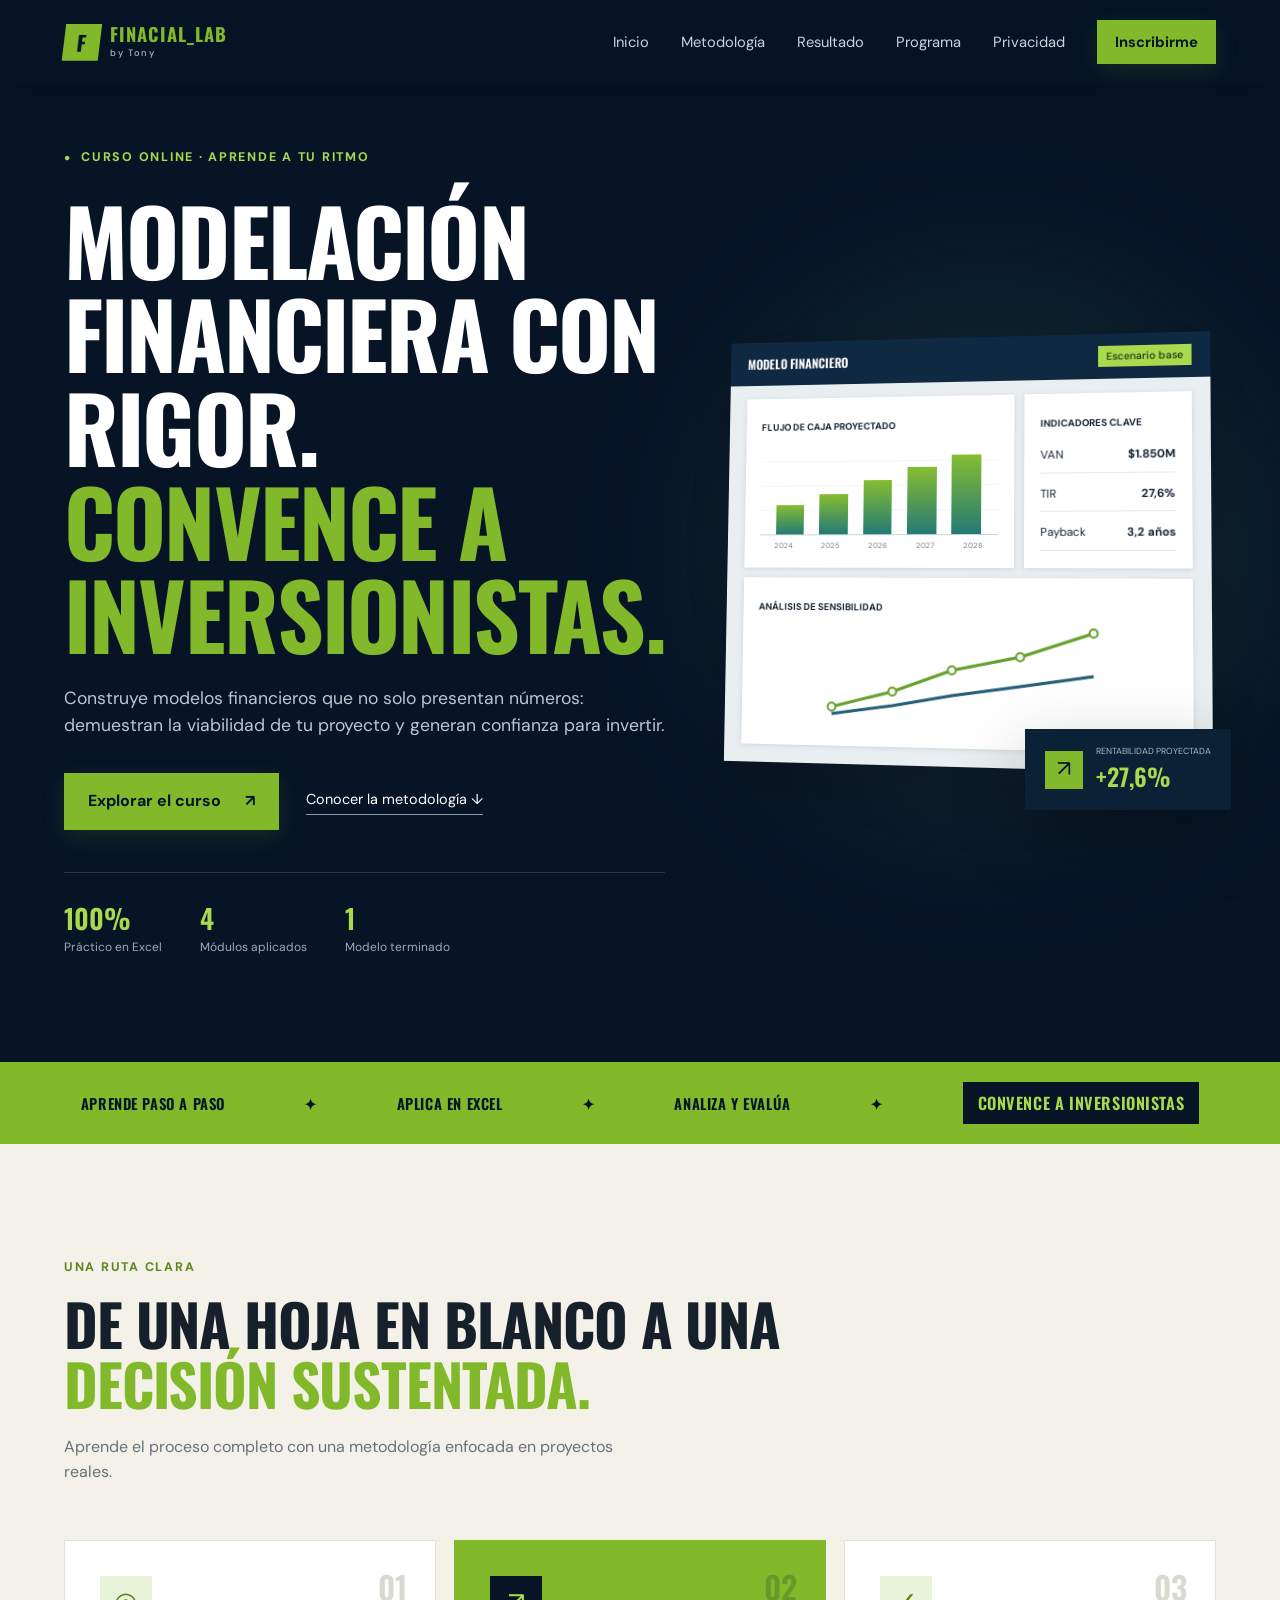
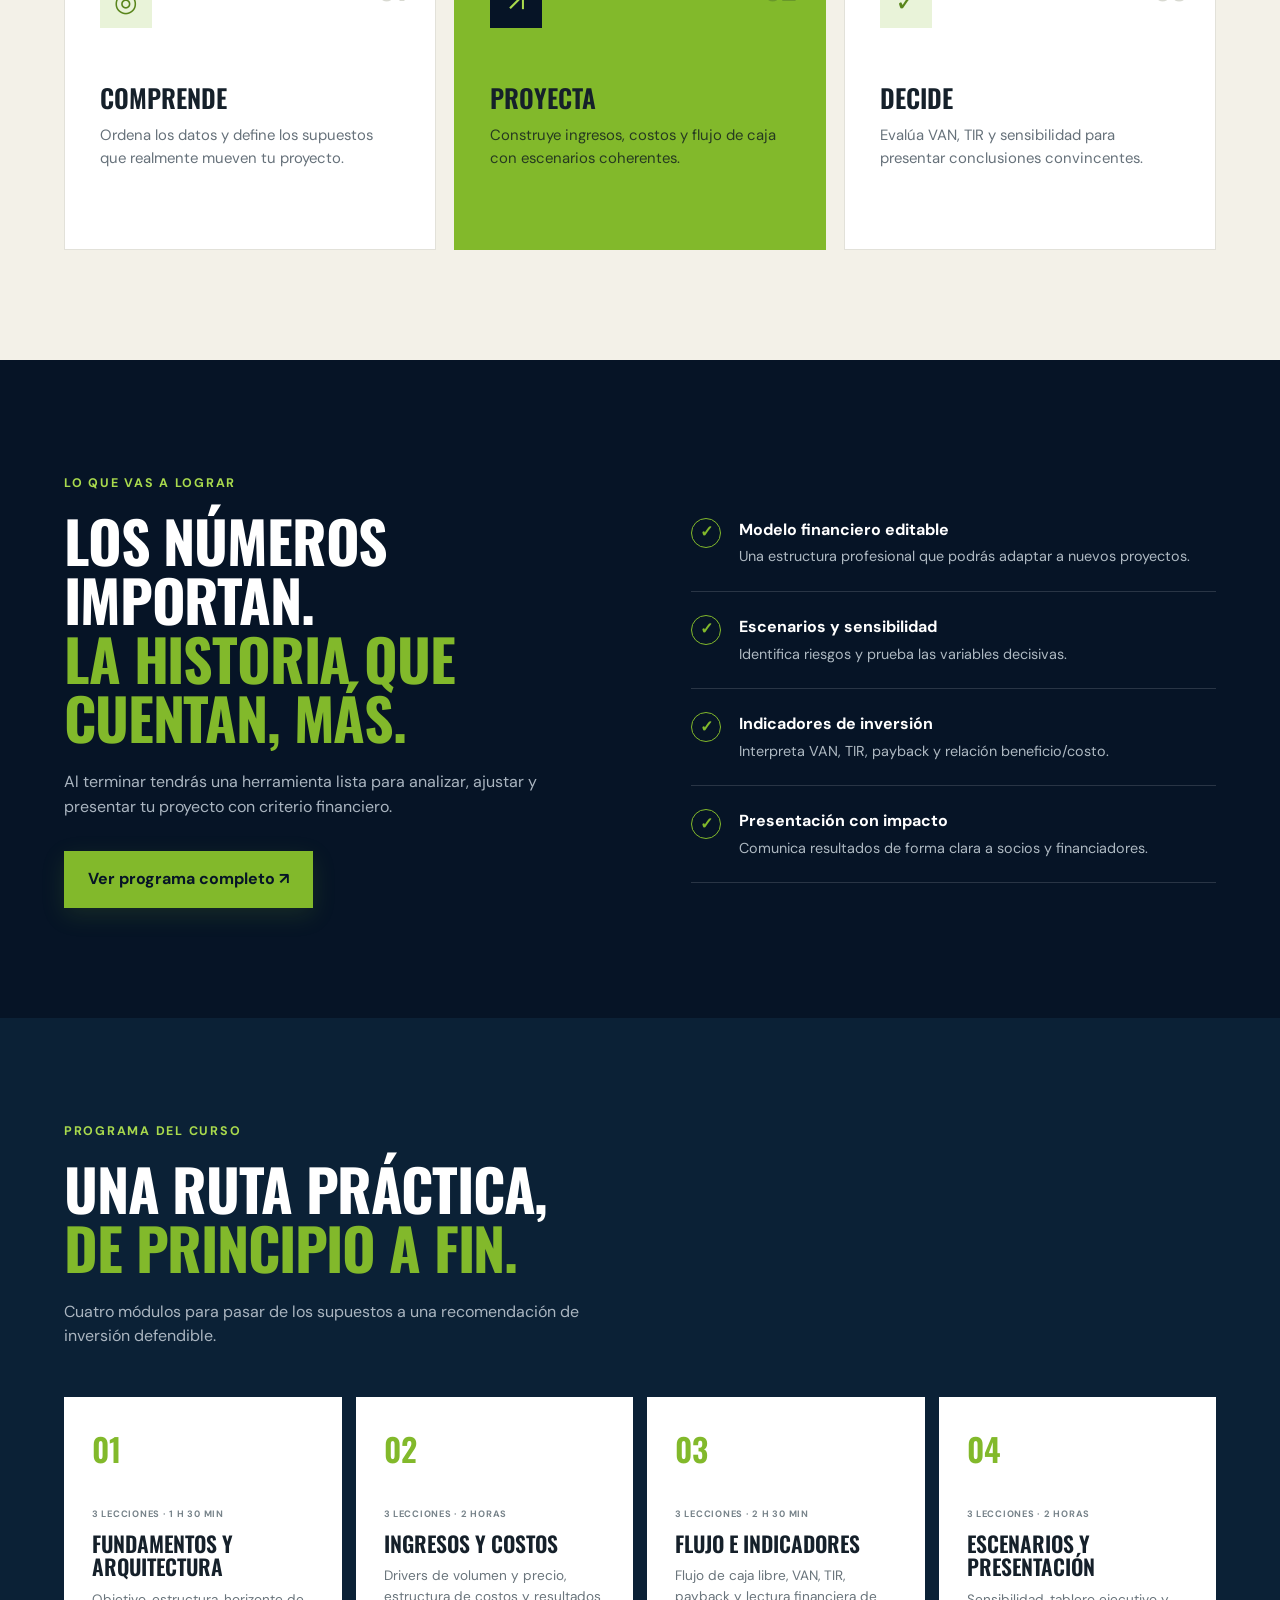
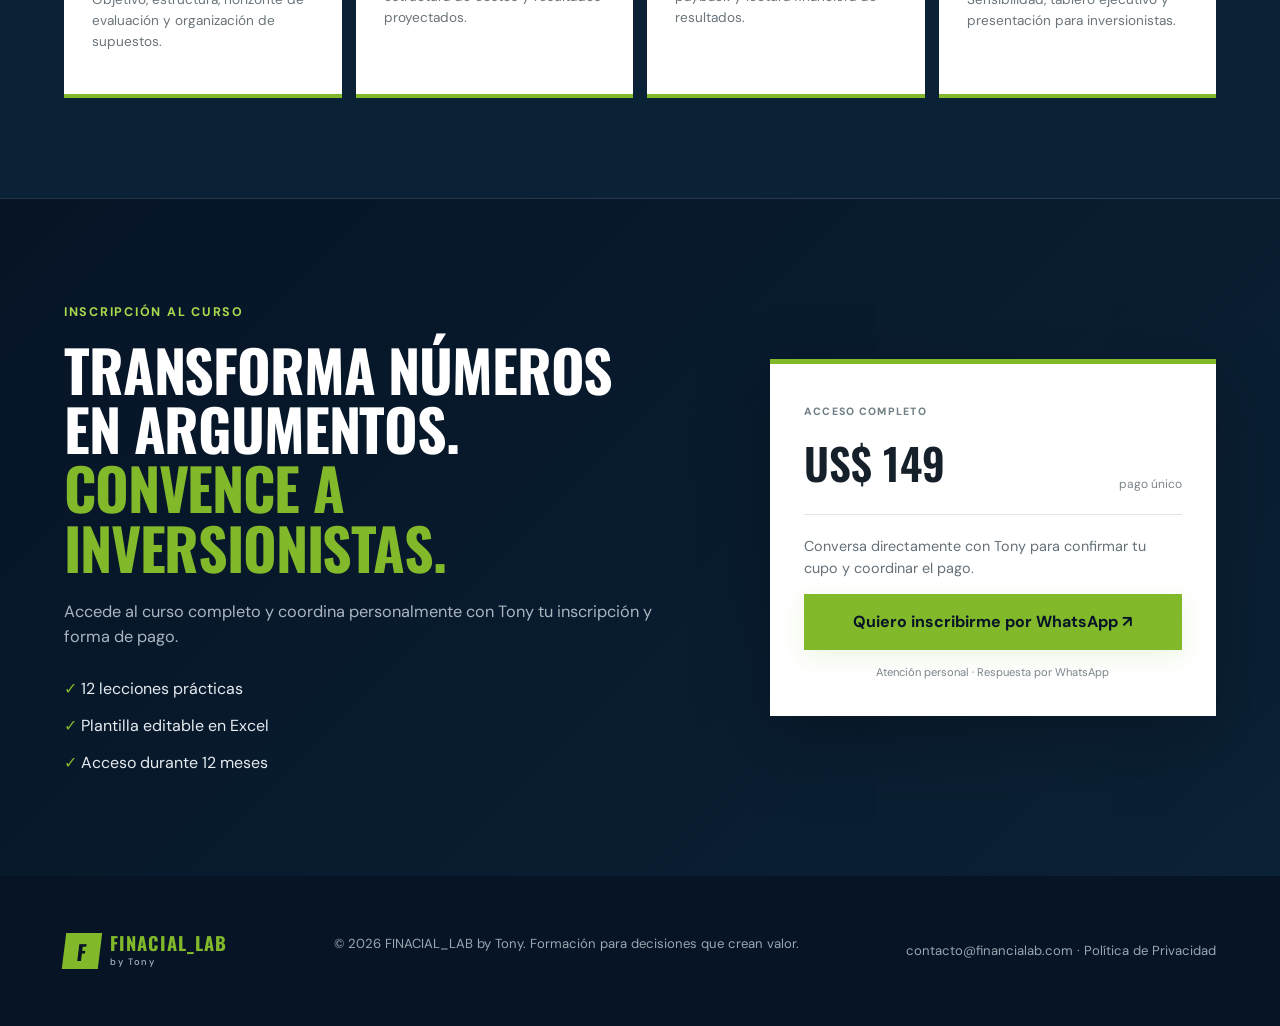
<file: index.html>
<!doctype html>
<html lang="es">
<head>
  <meta charset="UTF-8">
  <meta name="viewport" content="width=device-width, initial-scale=1.0">
  <meta name="description" content="Modelación financiera para convertir ideas en decisiones de inversión.">
  <title>FINACIAL_LAB by Tony | Modelación Financiera</title>
  <link rel="preconnect" href="https://fonts.googleapis.com">
  <link rel="preconnect" href="https://fonts.gstatic.com" crossorigin>
  <link href="https://fonts.googleapis.com/css2?family=DM+Sans:wght@400;500;600;700&family=Oswald:wght@500;600;700&display=swap" rel="stylesheet">
  <link rel="stylesheet" href="styles.css">
</head>
<body id="inicio">
  <header class="site-header">
    <a class="brand" href="index.html" aria-label="FINACIAL LAB by Tony, inicio">
      <span class="brand-mark">F</span><span class="brand-copy"><span class="brand-name">FINACIAL_<em>LAB</em></span><small>by Tony</small></span>
    </a>
    <nav class="nav-links">
      <a href="#inicio">Inicio</a>
      <a href="#metodo">Metodología</a>
      <a href="#resultados">Resultado</a>
      <a href="#programa">Programa</a>
      <a href="privacidad.html">Privacidad</a>
      <a class="button button-small" href="#inscripcion">Inscribirme</a>
    </nav>
  </header>

  <main>
    <section class="hero">
      <div class="hero-copy reveal">
        <span class="eyebrow"><span>●</span> Curso online · Aprende a tu ritmo</span>
        <h1>Modelación financiera con rigor.<br><em>Convence a inversionistas.</em></h1>
        <p class="hero-lead">Construye modelos financieros que no solo presentan números: demuestran la viabilidad de tu proyecto y generan confianza para invertir.</p>
        <div class="hero-actions">
          <a class="button" href="cursos.html">Explorar el curso <span>↗</span></a>
          <a class="text-link" href="#metodo">Conocer la metodología ↓</a>
        </div>
        <div class="proof-row">
          <div><strong>100%</strong><span>Práctico en Excel</span></div>
          <div><strong>4</strong><span>Módulos aplicados</span></div>
          <div><strong>1</strong><span>Modelo terminado</span></div>
        </div>
      </div>

      <div class="hero-visual reveal">
        <div class="glow"></div>
        <div class="dashboard-card">
          <div class="dash-top"><span>MODELO FINANCIERO</span><span class="status">Escenario base</span></div>
          <div class="chart-grid">
            <article class="mini-panel">
              <small>FLUJO DE CAJA PROYECTADO</small>
              <div class="bars" aria-label="Gráfico de barras decorativo">
                <i style="--h:34%"></i><i style="--h:47%"></i><i style="--h:63%"></i><i style="--h:78%"></i><i style="--h:92%"></i>
              </div>
              <div class="years"><span>2024</span><span>2025</span><span>2026</span><span>2027</span><span>2028</span></div>
            </article>
            <article class="mini-panel metrics">
              <small>INDICADORES CLAVE</small>
              <p><span>VAN</span><b>$1.850M</b></p>
              <p><span>TIR</span><b>27,6%</b></p>
              <p><span>Payback</span><b>3,2 años</b></p>
            </article>
            <article class="mini-panel line-panel">
              <small>ANÁLISIS DE SENSIBILIDAD</small>
              <svg viewBox="0 0 280 105" role="img" aria-label="Gráfico de sensibilidad decorativo">
                <path d="M8 89 L70 73 L130 51 L198 37 L270 13"/><path class="line-two" d="M8 96 L70 87 L130 76 L198 66 L270 55"/>
                <g><circle cx="8" cy="89" r="4"/><circle cx="70" cy="73" r="4"/><circle cx="130" cy="51" r="4"/><circle cx="198" cy="37" r="4"/><circle cx="270" cy="13" r="4"/></g>
              </svg>
            </article>
          </div>
        </div>
        <div class="float-card"><span class="float-icon">↗</span><div><small>RENTABILIDAD PROYECTADA</small><strong>+27,6%</strong></div></div>
      </div>
    </section>

    <section class="ticker" aria-label="Beneficios del curso">
      <span>APRENDE PASO A PASO</span><i>✦</i><span>APLICA EN EXCEL</span><i>✦</i><span>ANALIZA Y EVALÚA</span><i>✦</i><span class="ticker-focus">CONVENCE A INVERSIONISTAS</span>
    </section>

    <section class="section method" id="metodo">
      <div class="section-heading reveal">
        <span class="eyebrow dark">Una ruta clara</span>
        <h2>De una hoja en blanco a una <em>decisión sustentada.</em></h2>
        <p>Aprende el proceso completo con una metodología enfocada en proyectos reales.</p>
      </div>
      <div class="steps">
        <article class="step-card reveal"><span>01</span><div class="step-icon">◎</div><h3>Comprende</h3><p>Ordena los datos y define los supuestos que realmente mueven tu proyecto.</p></article>
        <article class="step-card featured reveal"><span>02</span><div class="step-icon">↗</div><h3>Proyecta</h3><p>Construye ingresos, costos y flujo de caja con escenarios coherentes.</p></article>
        <article class="step-card reveal"><span>03</span><div class="step-icon">✓</div><h3>Decide</h3><p>Evalúa VAN, TIR y sensibilidad para presentar conclusiones convincentes.</p></article>
      </div>
    </section>

    <section class="section outcomes" id="resultados">
      <div class="outcomes-copy reveal">
        <span class="eyebrow">Lo que vas a lograr</span>
        <h2>Los números importan.<br><em>La historia que cuentan, más.</em></h2>
        <p>Al terminar tendrás una herramienta lista para analizar, ajustar y presentar tu proyecto con criterio financiero.</p>
        <a class="button" href="cursos.html">Ver programa completo ↗</a>
      </div>
      <div class="check-list reveal">
        <div><b>✓</b><span><strong>Modelo financiero editable</strong>Una estructura profesional que podrás adaptar a nuevos proyectos.</span></div>
        <div><b>✓</b><span><strong>Escenarios y sensibilidad</strong>Identifica riesgos y prueba las variables decisivas.</span></div>
        <div><b>✓</b><span><strong>Indicadores de inversión</strong>Interpreta VAN, TIR, payback y relación beneficio/costo.</span></div>
        <div><b>✓</b><span><strong>Presentación con impacto</strong>Comunica resultados de forma clara a socios y financiadores.</span></div>
      </div>
    </section>

    <section class="program-section" id="programa">
      <div class="section-heading reveal">
        <span class="eyebrow">Programa del curso</span>
        <h2>Una ruta práctica,<br><em>de principio a fin.</em></h2>
        <p>Cuatro módulos para pasar de los supuestos a una recomendación de inversión defendible.</p>
      </div>
      <div class="program-grid">
        <article class="program-card reveal"><b>01</b><small>3 LECCIONES · 1 H 30 MIN</small><h3>Fundamentos y arquitectura</h3><p>Objetivo, estructura, horizonte de evaluación y organización de supuestos.</p></article>
        <article class="program-card reveal"><b>02</b><small>3 LECCIONES · 2 HORAS</small><h3>Ingresos y costos</h3><p>Drivers de volumen y precio, estructura de costos y resultados proyectados.</p></article>
        <article class="program-card reveal"><b>03</b><small>3 LECCIONES · 2 H 30 MIN</small><h3>Flujo e indicadores</h3><p>Flujo de caja libre, VAN, TIR, payback y lectura financiera de resultados.</p></article>
        <article class="program-card reveal"><b>04</b><small>3 LECCIONES · 2 HORAS</small><h3>Escenarios y presentación</h3><p>Sensibilidad, tablero ejecutivo y presentación para inversionistas.</p></article>
      </div>
    </section>

    <section class="enrollment-section" id="inscripcion">
      <div class="enrollment-copy reveal">
        <span class="eyebrow">Inscripción al curso</span>
        <h2>Transforma números en argumentos.<br><em>Convence a inversionistas.</em></h2>
        <p>Accede al curso completo y coordina personalmente con Tony tu inscripción y forma de pago.</p>
        <div class="enrollment-benefits"><span>✓ 12 lecciones prácticas</span><span>✓ Plantilla editable en Excel</span><span>✓ Acceso durante 12 meses</span></div>
      </div>
      <div class="enrollment-card reveal">
        <small>ACCESO COMPLETO</small>
        <div class="enrollment-price"><strong>US$ 149</strong><span>pago único</span></div>
        <p>Conversa directamente con Tony para confirmar tu cupo y coordinar el pago.</p>
        <a class="button full whatsapp-button" href="https://wa.me/qr/5IDLUU54GZORE1" target="_blank" rel="noopener">Quiero inscribirme por WhatsApp ↗</a>
        <em>Atención personal · Respuesta por WhatsApp</em>
      </div>
    </section>
  </main>

  <footer><a class="brand" href="index.html"><span class="brand-mark">F</span><span class="brand-copy"><span class="brand-name">FINACIAL_<em>LAB</em></span><small>by Tony</small></span></a><p>© <span id="year"></span> FINACIAL_LAB by Tony. Formación para decisiones que crean valor.</p><span><a href="mailto:contacto@financialab.com">contacto@financialab.com</a> · <a href="privacidad.html">Política de Privacidad</a></span></footer>
  <script src="script.js"></script>
</body>
</html>
</file>
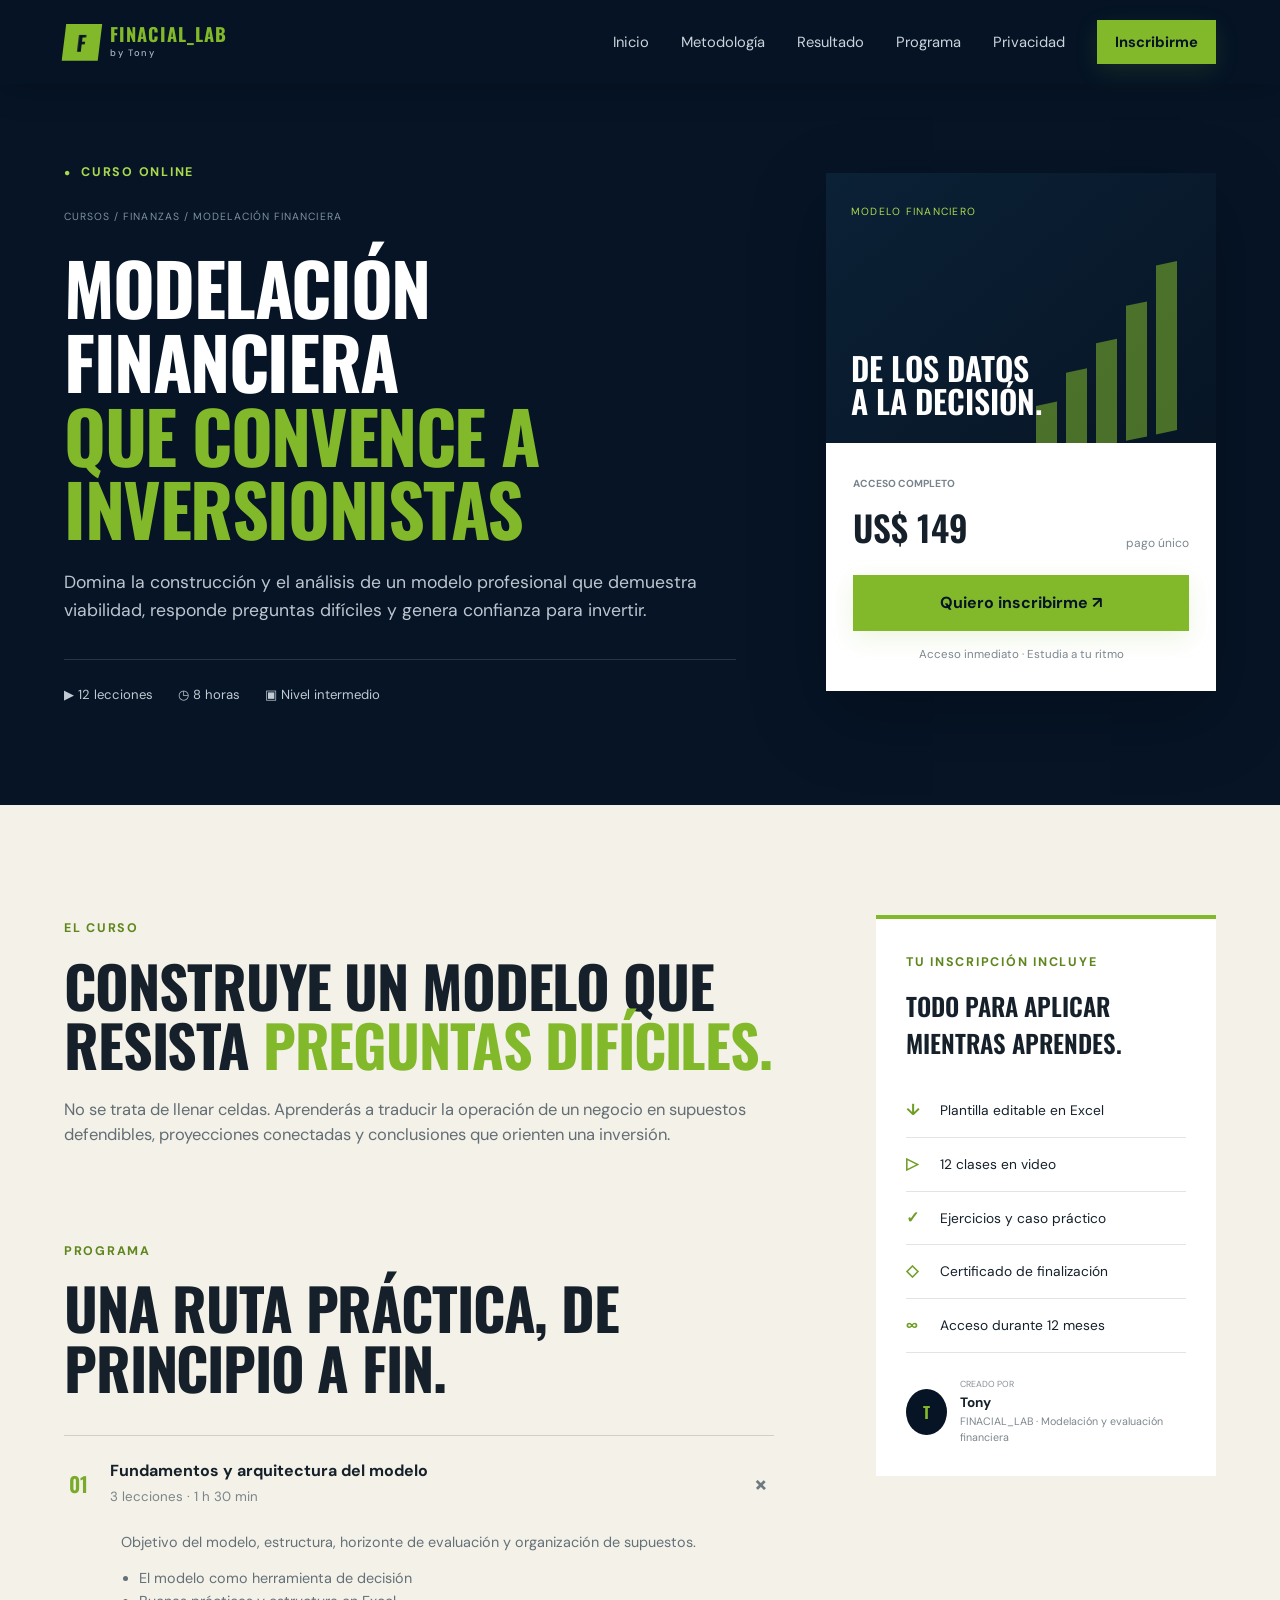
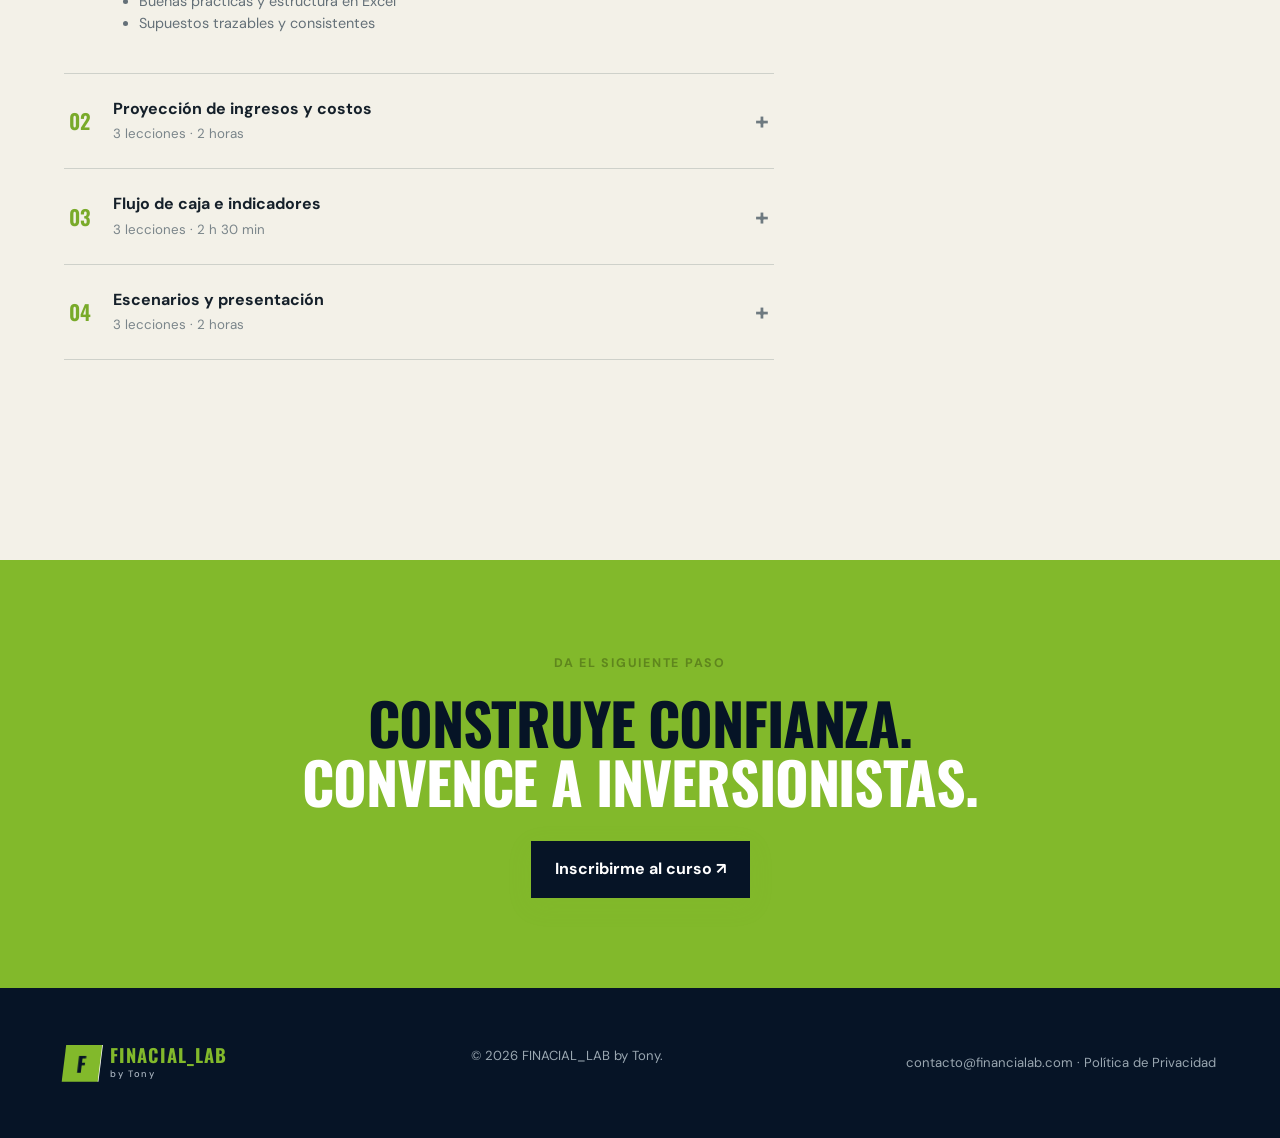
<file: cursos.html>
<!doctype html>
<html lang="es">
<head>
  <meta charset="UTF-8"><meta name="viewport" content="width=device-width, initial-scale=1.0">
  <meta name="description" content="Curso online de modelación financiera para decisiones de inversión.">
  <title>Curso de Modelación Financiera | FINACIAL_LAB by Tony</title>
  <link rel="preconnect" href="https://fonts.googleapis.com"><link rel="preconnect" href="https://fonts.gstatic.com" crossorigin>
  <link href="https://fonts.googleapis.com/css2?family=DM+Sans:wght@400;500;600;700&family=Oswald:wght@500;600;700&display=swap" rel="stylesheet">
  <link rel="stylesheet" href="styles.css">
</head>
<body class="course-page" id="inicio">
  <header class="site-header">
    <a class="brand" href="index.html"><span class="brand-mark">F</span><span class="brand-copy"><span class="brand-name">FINACIAL_<em>LAB</em></span><small>by Tony</small></span></a>
    <nav class="nav-links"><a href="index.html">Inicio</a><a href="index.html#metodo">Metodología</a><a href="index.html#resultados">Resultado</a><a href="#programa">Programa</a><a href="privacidad.html">Privacidad</a><a class="button button-small" href="#inscripcion">Inscribirme</a></nav>
  </header>
  <main>
    <section class="course-hero">
      <div class="course-intro reveal">
        <span class="eyebrow"><span>●</span> Curso online</span>
        <p class="breadcrumb">CURSOS / FINANZAS / MODELACIÓN FINANCIERA</p>
        <h1>Modelación financiera<br><em>que convence a inversionistas</em></h1>
        <p class="hero-lead">Domina la construcción y el análisis de un modelo profesional que demuestra viabilidad, responde preguntas difíciles y genera confianza para invertir.</p>
        <div class="course-meta"><span>▶ 12 lecciones</span><span>◷ 8 horas</span><span>▣ Nivel intermedio</span></div>
      </div>
      <aside class="enroll-card reveal" id="inscripcion">
        <div class="course-cover"><span>MODELO FINANCIERO</span><div class="cover-chart"><i></i><i></i><i></i><i></i><i></i></div><b>De los datos<br>a la decisión.</b></div>
        <div class="enroll-body"><small>ACCESO COMPLETO</small><div class="price"><strong>US$ 149</strong><span>pago único</span></div><a class="button full" href="https://wa.me/qr/5IDLUU54GZORE1" target="_blank" rel="noopener">Quiero inscribirme ↗</a><p>Acceso inmediato · Estudia a tu ritmo</p></div>
      </aside>
    </section>

    <section class="course-body">
      <div class="course-content">
        <section class="content-block reveal"><span class="eyebrow dark">El curso</span><h2>Construye un modelo que resista <em>preguntas difíciles.</em></h2><p>No se trata de llenar celdas. Aprenderás a traducir la operación de un negocio en supuestos defendibles, proyecciones conectadas y conclusiones que orienten una inversión.</p></section>
        <section class="content-block" id="programa"><span class="eyebrow dark">Programa</span><h2>Una ruta práctica, de principio a fin.</h2>
          <div class="accordion">
            <article class="module open"><button><span><b>01</b><i>Fundamentos y arquitectura del modelo<small>3 lecciones · 1 h 30 min</small></i></span><strong>+</strong></button><div class="module-content"><p>Objetivo del modelo, estructura, horizonte de evaluación y organización de supuestos.</p><ul><li>El modelo como herramienta de decisión</li><li>Buenas prácticas y estructura en Excel</li><li>Supuestos trazables y consistentes</li></ul></div></article>
            <article class="module"><button><span><b>02</b><i>Proyección de ingresos y costos<small>3 lecciones · 2 horas</small></i></span><strong>+</strong></button><div class="module-content"><p>Construye los motores de ingresos, costos variables y gastos operativos.</p><ul><li>Drivers de volumen y precio</li><li>Estructura de costos</li><li>Estado de resultados proyectado</li></ul></div></article>
            <article class="module"><button><span><b>03</b><i>Flujo de caja e indicadores<small>3 lecciones · 2 h 30 min</small></i></span><strong>+</strong></button><div class="module-content"><p>Integra inversión, capital de trabajo, financiación y flujo de caja libre.</p><ul><li>VAN, TIR y payback</li><li>Tasa de descuento</li><li>Lectura de resultados</li></ul></div></article>
            <article class="module"><button><span><b>04</b><i>Escenarios y presentación<small>3 lecciones · 2 horas</small></i></span><strong>+</strong></button><div class="module-content"><p>Somete el proyecto a pruebas y convierte el análisis en una recomendación clara.</p><ul><li>Sensibilidades y escenarios</li><li>Tablero ejecutivo</li><li>Presentación a inversionistas</li></ul></div></article>
          </div>
        </section>
      </div>
      <aside class="includes" id="incluye"><span class="eyebrow dark">Tu inscripción incluye</span><h3>Todo para aplicar mientras aprendes.</h3><ul><li><b>↓</b> Plantilla editable en Excel</li><li><b>▷</b> 12 clases en video</li><li><b>✓</b> Ejercicios y caso práctico</li><li><b>◇</b> Certificado de finalización</li><li><b>∞</b> Acceso durante 12 meses</li></ul><div class="teacher"><div class="avatar">T</div><p><small>CREADO POR</small><strong>Tony</strong><span>FINACIAL_LAB · Modelación y evaluación financiera</span></p></div></aside>
    </section>

    <section class="final-cta"><span class="eyebrow dark">Da el siguiente paso</span><h2>Construye confianza.<br><em>Convence a inversionistas.</em></h2><a class="button button-dark" href="#inscripcion">Inscribirme al curso ↗</a></section>
  </main>
  <footer><a class="brand" href="index.html"><span class="brand-mark">F</span><span class="brand-copy"><span class="brand-name">FINACIAL_<em>LAB</em></span><small>by Tony</small></span></a><p>© <span id="year"></span> FINACIAL_LAB by Tony.</p><span><a href="mailto:contacto@financialab.com">contacto@financialab.com</a> · <a href="privacidad.html">Política de Privacidad</a></span></footer>
  <script src="script.js"></script>
</body>
</html>
</file>
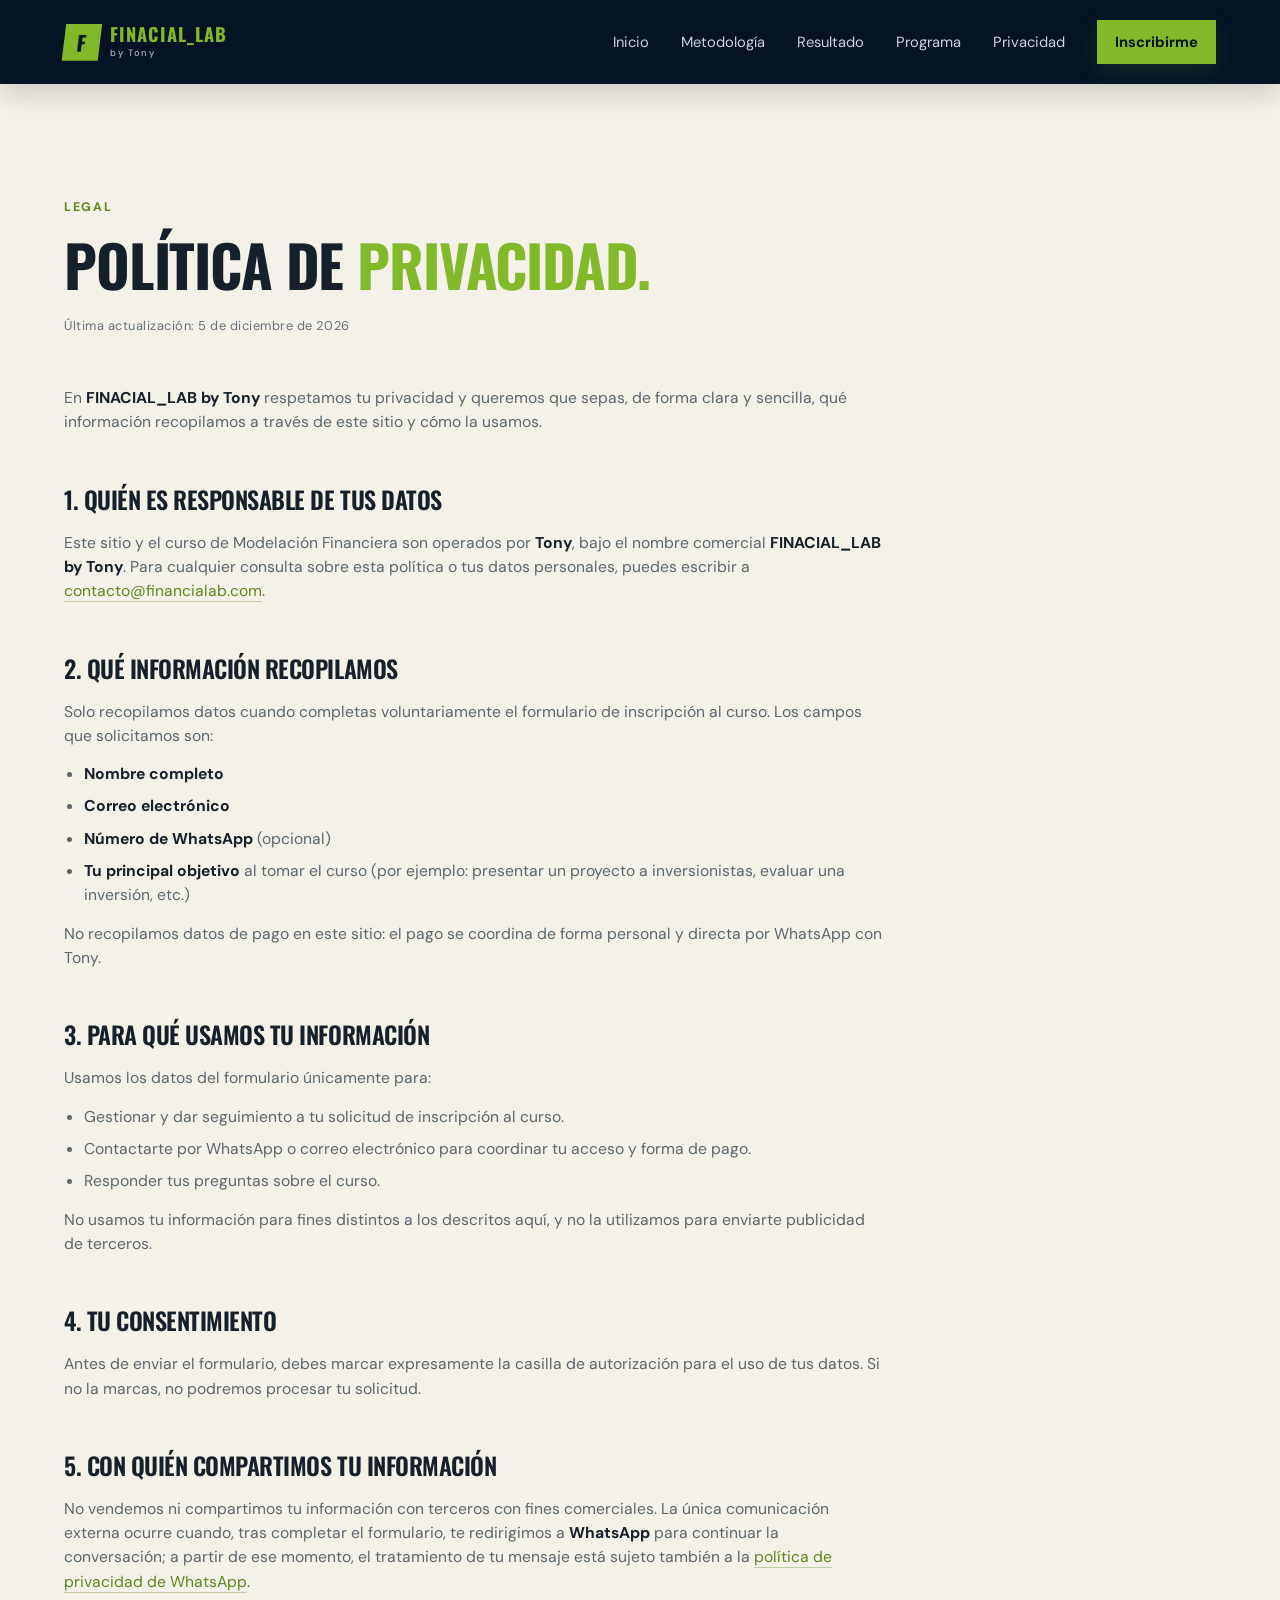
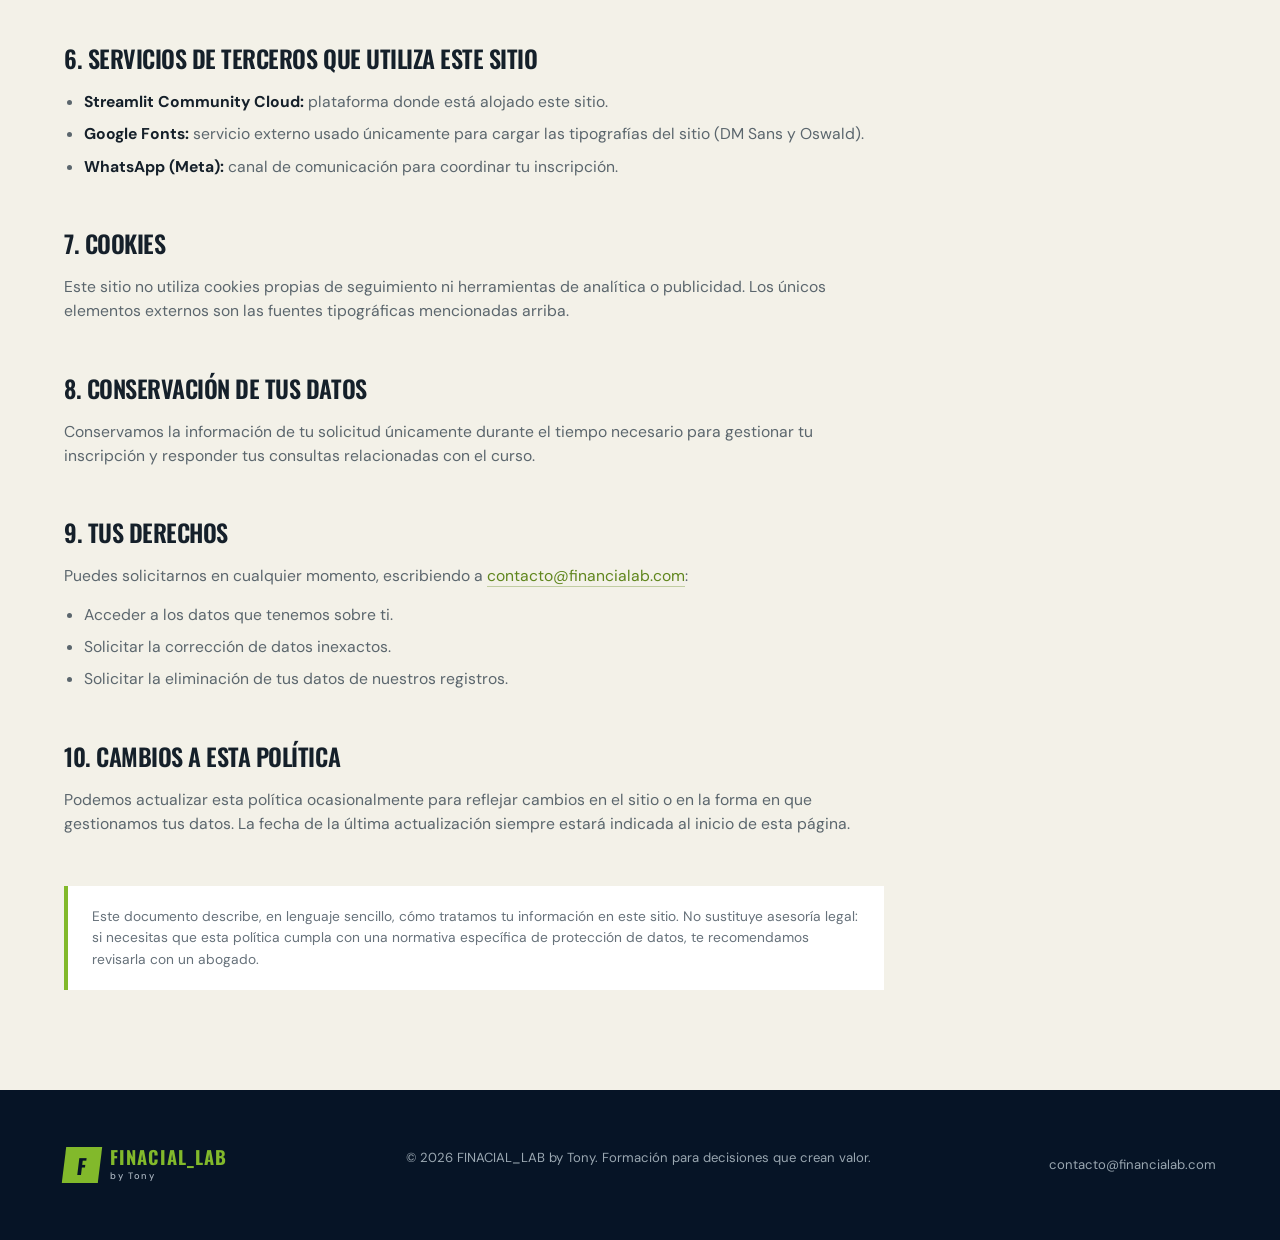
<file: privacidad.html>
<!doctype html>
<html lang="es">
<head>
  <meta charset="UTF-8">
  <meta name="viewport" content="width=device-width, initial-scale=1.0">
  <meta name="description" content="Política de privacidad de FINACIAL_LAB by Tony.">
  <title>Política de Privacidad | FINACIAL_LAB by Tony</title>
  <link rel="preconnect" href="https://fonts.googleapis.com">
  <link rel="preconnect" href="https://fonts.gstatic.com" crossorigin>
  <link href="https://fonts.googleapis.com/css2?family=DM+Sans:wght@400;500;600;700&family=Oswald:wght@500;600;700&display=swap" rel="stylesheet">
  <link rel="stylesheet" href="styles.css">
  <style>
    .legal-body{background:var(--cream);color:var(--ink);padding:110px max(5vw,calc((100vw - 1300px)/2)) 100px}
    .legal-body .section-heading{max-width:820px;margin-bottom:50px}
    .legal-updated{color:#78838b;font-size:.8rem;letter-spacing:.04em;margin-bottom:8px}
    .legal-content{max-width:820px}
    .legal-content h2{font:600 1.5rem "Oswald",sans-serif;text-transform:uppercase;color:var(--ink);margin:46px 0 14px}
    .legal-content h2:first-child{margin-top:0}
    .legal-content p{color:#5b666d;font-size:.98rem;margin:0 0 14px}
    .legal-content ul{margin:0 0 14px;padding-left:20px;color:#5b666d;font-size:.98rem}
    .legal-content li{margin-bottom:8px}
    .legal-content strong{color:var(--ink)}
    .legal-content a{color:#5f861d;border-bottom:1px solid rgba(95,134,29,.35)}
    .legal-content a:hover{color:var(--green)}
    .legal-note{margin-top:50px;padding:20px 24px;background:#fff;border-left:4px solid var(--green);color:#66717a;font-size:.86rem}
    @media(max-width:600px){.legal-body{padding:80px 6vw 70px}}
  </style>
</head>
<body id="inicio">
  <header class="site-header">
    <a class="brand" href="index.html" aria-label="FINACIAL LAB by Tony, inicio">
      <span class="brand-mark">F</span><span class="brand-copy"><span class="brand-name">FINACIAL_<em>LAB</em></span><small>by Tony</small></span>
    </a>
    <nav class="nav-links">
      <a href="index.html">Inicio</a>
      <a href="index.html#metodo">Metodología</a>
      <a href="index.html#resultados">Resultado</a>
      <a href="cursos.html">Programa</a>
      <a href="privacidad.html">Privacidad</a>
      <a class="button button-small" href="cursos.html#inscripcion">Inscribirme</a>
    </nav>
  </header>

  <main>
    <section class="legal-body">
      <div class="section-heading">
        <span class="eyebrow dark">Legal</span>
        <h2>Política de <em>Privacidad.</em></h2>
        <p class="legal-updated">Última actualización: <span id="legal-date"></span></p>
      </div>

      <div class="legal-content">
        <p>En <strong>FINACIAL_LAB by Tony</strong> respetamos tu privacidad y queremos que sepas, de forma clara y sencilla, qué información recopilamos a través de este sitio y cómo la usamos.</p>

        <h2>1. Quién es responsable de tus datos</h2>
        <p>Este sitio y el curso de Modelación Financiera son operados por <strong>Tony</strong>, bajo el nombre comercial <strong>FINACIAL_LAB by Tony</strong>. Para cualquier consulta sobre esta política o tus datos personales, puedes escribir a <a href="mailto:contacto@financialab.com">contacto@financialab.com</a>.</p>

        <h2>2. Qué información recopilamos</h2>
        <p>Solo recopilamos datos cuando completas voluntariamente el formulario de inscripción al curso. Los campos que solicitamos son:</p>
        <ul>
          <li><strong>Nombre completo</strong></li>
          <li><strong>Correo electrónico</strong></li>
          <li><strong>Número de WhatsApp</strong> (opcional)</li>
          <li><strong>Tu principal objetivo</strong> al tomar el curso (por ejemplo: presentar un proyecto a inversionistas, evaluar una inversión, etc.)</li>
        </ul>
        <p>No recopilamos datos de pago en este sitio: el pago se coordina de forma personal y directa por WhatsApp con Tony.</p>

        <h2>3. Para qué usamos tu información</h2>
        <p>Usamos los datos del formulario únicamente para:</p>
        <ul>
          <li>Gestionar y dar seguimiento a tu solicitud de inscripción al curso.</li>
          <li>Contactarte por WhatsApp o correo electrónico para coordinar tu acceso y forma de pago.</li>
          <li>Responder tus preguntas sobre el curso.</li>
        </ul>
        <p>No usamos tu información para fines distintos a los descritos aquí, y no la utilizamos para enviarte publicidad de terceros.</p>

        <h2>4. Tu consentimiento</h2>
        <p>Antes de enviar el formulario, debes marcar expresamente la casilla de autorización para el uso de tus datos. Si no la marcas, no podremos procesar tu solicitud.</p>

        <h2>5. Con quién compartimos tu información</h2>
        <p>No vendemos ni compartimos tu información con terceros con fines comerciales. La única comunicación externa ocurre cuando, tras completar el formulario, te redirigimos a <strong>WhatsApp</strong> para continuar la conversación; a partir de ese momento, el tratamiento de tu mensaje está sujeto también a la <a href="https://www.whatsapp.com/legal/privacy-policy" target="_blank" rel="noopener">política de privacidad de WhatsApp</a>.</p>

        <h2>6. Servicios de terceros que utiliza este sitio</h2>
        <ul>
          <li><strong>Streamlit Community Cloud:</strong> plataforma donde está alojado este sitio.</li>
          <li><strong>Google Fonts:</strong> servicio externo usado únicamente para cargar las tipografías del sitio (DM Sans y Oswald).</li>
          <li><strong>WhatsApp (Meta):</strong> canal de comunicación para coordinar tu inscripción.</li>
        </ul>

        <h2>7. Cookies</h2>
        <p>Este sitio no utiliza cookies propias de seguimiento ni herramientas de analítica o publicidad. Los únicos elementos externos son las fuentes tipográficas mencionadas arriba.</p>

        <h2>8. Conservación de tus datos</h2>
        <p>Conservamos la información de tu solicitud únicamente durante el tiempo necesario para gestionar tu inscripción y responder tus consultas relacionadas con el curso.</p>

        <h2>9. Tus derechos</h2>
        <p>Puedes solicitarnos en cualquier momento, escribiendo a <a href="mailto:contacto@financialab.com">contacto@financialab.com</a>:</p>
        <ul>
          <li>Acceder a los datos que tenemos sobre ti.</li>
          <li>Solicitar la corrección de datos inexactos.</li>
          <li>Solicitar la eliminación de tus datos de nuestros registros.</li>
        </ul>

        <h2>10. Cambios a esta política</h2>
        <p>Podemos actualizar esta política ocasionalmente para reflejar cambios en el sitio o en la forma en que gestionamos tus datos. La fecha de la última actualización siempre estará indicada al inicio de esta página.</p>

        <div class="legal-note">
          Este documento describe, en lenguaje sencillo, cómo tratamos tu información en este sitio. No sustituye asesoría legal: si necesitas que esta política cumpla con una normativa específica de protección de datos, te recomendamos revisarla con un abogado.
        </div>
      </div>
    </section>
  </main>

  <footer>
    <a class="brand" href="index.html"><span class="brand-mark">F</span><span class="brand-copy"><span class="brand-name">FINACIAL_<em>LAB</em></span><small>by Tony</small></span></a>
    <p>© <span id="year"></span> FINACIAL_LAB by Tony. Formación para decisiones que crean valor.</p>
    <a href="mailto:contacto@financialab.com">contacto@financialab.com</a>
  </footer>
  <script src="script.js"></script>
  <script>
    document.getElementById('legal-date').textContent = new Date().toLocaleDateString('es-ES', {year:'numeric', month:'long', day:'numeric'});
  </script>
</body>
</html>
</file>
<file: styles.css>
:root{--navy:#061426;--navy-2:#0b2136;--green:#82b92b;--green-light:#a9da4d;--cream:#f3f1e8;--white:#fff;--muted:#aab5c0;--ink:#15202a;--line:rgba(255,255,255,.14);--shadow:0 24px 70px rgba(0,0,0,.25)}
*{box-sizing:border-box}html{scroll-behavior:smooth}body{margin:0;background:var(--navy);color:var(--white);font-family:"DM Sans",sans-serif;line-height:1.55}a{color:inherit;text-decoration:none}button{font:inherit}h1,h2,h3,p{margin-top:0}h1,h2{font-family:"Oswald",sans-serif;text-transform:uppercase;line-height:1.03;letter-spacing:-.02em}h1{font-size:clamp(3.35rem,7.1vw,7rem);margin:24px 0}h2{font-size:clamp(2.3rem,4.5vw,4.8rem);margin:16px 0 22px}h1 em,h2 em{display:inline;color:var(--green);font-style:normal}.site-header{height:84px;max-width:1440px;margin:auto;padding:0 5vw;display:flex;align-items:center;justify-content:space-between;position:relative;z-index:20}.brand{display:flex;align-items:center;gap:10px;font:700 1.15rem "Oswald";letter-spacing:.06em}.brand>span:last-child>span{color:var(--green)}.brand-mark{display:grid;place-items:center;width:36px;height:36px;background:var(--green);color:var(--navy);font-size:1.3rem;transform:skew(-7deg)}.nav-links{display:flex;align-items:center;gap:32px;font-size:.92rem}.nav-links>a:not(.button){color:#cbd3db}.nav-links>a:hover{color:var(--green-light)}.button{display:inline-flex;align-items:center;justify-content:center;gap:24px;background:var(--green);color:var(--navy);border:0;padding:16px 24px;font-weight:700;transition:.2s;box-shadow:0 7px 25px rgba(130,185,43,.14)}.button:hover{background:var(--green-light);transform:translateY(-2px)}.button-small{padding:11px 18px;gap:12px}.button-dark{background:var(--navy);color:white}.button-dark:hover{background:#102944}.menu-toggle{display:none;border:0;background:transparent;color:white;font-size:1.6rem}.hero{min-height:720px;max-width:1440px;margin:auto;padding:60px 5vw 105px;display:grid;grid-template-columns:1.02fr .98fr;align-items:center;gap:5vw;overflow:hidden}.hero-copy{position:relative;z-index:2}.eyebrow{display:inline-flex;align-items:center;gap:9px;color:var(--green-light);font-size:.78rem;font-weight:700;letter-spacing:.14em;text-transform:uppercase}.eyebrow span{font-size:.65rem}.eyebrow.dark{color:#5f861d}.hero-lead{max-width:650px;color:#bdc6cf;font-size:1.1rem}.hero-actions{display:flex;align-items:center;gap:27px;margin:34px 0 42px}.text-link{font-size:.9rem;border-bottom:1px solid #8e9aa5;padding-bottom:4px}.proof-row{display:flex;gap:38px;border-top:1px solid var(--line);padding-top:25px}.proof-row div{display:flex;flex-direction:column}.proof-row strong{font:600 1.7rem "Oswald";color:var(--green-light)}.proof-row span{color:#9eabb6;font-size:.75rem}.hero-visual{position:relative;min-height:570px;display:flex;align-items:center}.glow{position:absolute;width:520px;height:520px;border-radius:50%;background:rgba(66,121,97,.2);filter:blur(80px)}.dashboard-card{width:110%;margin-left:-2%;padding:18px;background:#e9eef0;color:#152434;box-shadow:var(--shadow);transform:perspective(1000px) rotateY(-7deg) rotateX(3deg);position:relative}.dash-top{display:flex;justify-content:space-between;align-items:center;background:#102942;color:white;margin:-18px -18px 14px;padding:12px 18px;font:600 .8rem "Oswald"}.status{font:500 .65rem "DM Sans";color:#173218;background:var(--green-light);padding:4px 8px}.chart-grid{display:grid;grid-template-columns:1.35fr .8fr;gap:10px}.mini-panel{background:white;padding:16px;min-height:165px;box-shadow:0 1px 5px #ccd5d9}.mini-panel small{font-size:.61rem;font-weight:700}.bars{height:100px;border-bottom:1px solid #cad2d5;display:flex;align-items:end;justify-content:space-around;padding:12px 9px 0;background:repeating-linear-gradient(to bottom,#fff 0,#fff 24px,#e9edef 25px)}.bars i{display:block;width:13%;height:var(--h);background:linear-gradient(#86bd31,#247a75)}.years{display:flex;justify-content:space-around;color:#73808a;font-size:.48rem;margin-top:5px}.metrics p{display:flex;justify-content:space-between;border-bottom:1px solid #e3e7e9;margin:12px 0 0;padding-bottom:8px;font-size:.72rem}.line-panel{grid-column:1/-1;min-height:145px}.line-panel svg{width:100%;height:105px}.line-panel path{fill:none;stroke:#65a12b;stroke-width:3}.line-panel .line-two{stroke:#245e78}.line-panel circle{fill:white;stroke:#65a12b;stroke-width:2}.float-card{position:absolute;right:-25px;bottom:25px;background:var(--navy-2);padding:16px 20px;display:flex;gap:13px;align-items:center;box-shadow:var(--shadow)}.float-icon{display:grid;place-items:center;width:38px;height:38px;background:var(--green);color:var(--navy);font-size:1.4rem}.float-card div{display:flex;flex-direction:column}.float-card small{font-size:.55rem;color:#aab7c0}.float-card strong{font:600 1.5rem "Oswald";color:var(--green-light)}.ticker{background:var(--green);color:var(--navy);padding:20px 4vw;display:flex;justify-content:space-around;gap:20px;font:600 .92rem "Oswald";letter-spacing:.04em}.ticker i{font-style:normal}.section{padding:110px max(5vw,calc((100vw - 1300px)/2));}.method{background:var(--cream);color:var(--ink)}.section-heading{max-width:780px}.section-heading>p{max-width:570px;color:#66717a}.steps{display:grid;grid-template-columns:repeat(3,1fr);gap:18px;margin-top:55px}.step-card{position:relative;background:white;padding:35px;min-height:310px;border:1px solid #e2e1d9}.step-card>span{position:absolute;right:28px;top:22px;font:600 2rem "Oswald";color:#d8d9d1}.step-icon{display:grid;place-items:center;width:52px;height:52px;background:#e9f3d9;color:#59851b;font-size:1.7rem;margin-bottom:50px}.step-card h3{font:600 1.6rem "Oswald";text-transform:uppercase;margin-bottom:8px}.step-card p{color:#66717a;font-size:.93rem}.step-card.featured{background:var(--green);transform:translateY(-15px);border-color:var(--green)}.step-card.featured .step-icon{background:var(--navy);color:var(--green-light)}.step-card.featured p{color:#263a20}.step-card.featured>span{color:rgba(6,20,38,.2)}.outcomes{display:grid;grid-template-columns:1fr 1fr;gap:8vw;align-items:center}.outcomes-copy p{color:#aab5c0;max-width:580px;margin-bottom:32px}.check-list>div{display:flex;gap:18px;padding:23px 0;border-bottom:1px solid var(--line)}.check-list b{display:grid;place-items:center;flex:0 0 30px;height:30px;border:1px solid var(--green);border-radius:50%;color:var(--green)}.check-list span{display:flex;flex-direction:column;color:#aeb9c2;font-size:.9rem}.check-list strong{color:white;font-size:1rem;margin-bottom:3px}.final-cta{text-align:center;background:var(--green);color:var(--navy);padding:90px 5vw}.final-cta h2{margin:18px auto 30px}.final-cta h2 em{color:white}footer{max-width:1440px;margin:auto;min-height:150px;padding:45px 5vw;display:flex;align-items:center;justify-content:space-between;color:#9aa7b1;font-size:.82rem}footer .brand{color:white}.course-hero{max-width:1440px;margin:auto;padding:75px 5vw 100px;display:grid;grid-template-columns:1fr 390px;gap:7vw;align-items:center}.course-intro h1{font-size:clamp(3rem,5.6vw,5.8rem)}.breadcrumb{font-size:.65rem;letter-spacing:.1em;color:#7f909e;margin:25px 0}.course-meta{display:flex;gap:25px;border-top:1px solid var(--line);margin-top:35px;padding-top:25px;color:#c0cad2;font-size:.82rem}.enroll-card{background:white;color:var(--ink);box-shadow:var(--shadow)}.course-cover{height:270px;background:linear-gradient(140deg,#0b2136,#071525);padding:25px;color:white;position:relative;overflow:hidden}.course-cover>span{font-size:.65rem;color:var(--green-light);letter-spacing:.12em}.course-cover>b{position:absolute;left:25px;bottom:25px;font:600 2rem/1.05 "Oswald";text-transform:uppercase}.cover-chart{position:absolute;right:20px;bottom:0;width:160px;height:180px;display:flex;align-items:end;gap:9px;opacity:.55;transform:skewY(-12deg)}.cover-chart i{display:block;width:21px;background:var(--green)}.cover-chart i:nth-child(1){height:30%}.cover-chart i:nth-child(2){height:45%}.cover-chart i:nth-child(3){height:58%}.cover-chart i:nth-child(4){height:75%}.cover-chart i:nth-child(5){height:94%}.enroll-body{padding:27px}.enroll-body>small{font-size:.64rem;color:#78838b;font-weight:700}.price{display:flex;justify-content:space-between;align-items:end;margin:6px 0 22px}.price strong{font:600 2.2rem "Oswald"}.price span{font-size:.75rem;color:#7c878f}.button.full{width:100%}.enroll-body>p{text-align:center;color:#7d878e;font-size:.72rem;margin:15px 0 0}.course-body{background:var(--cream);color:var(--ink);padding:110px max(5vw,calc((100vw - 1300px)/2));display:grid;grid-template-columns:minmax(0,1fr) 340px;gap:8vw}.content-block{margin-bottom:90px}.content-block>p{color:#626d74;max-width:720px;font-size:1.03rem}.accordion{margin-top:38px;border-top:1px solid #ced1ca}.module{border-bottom:1px solid #ced1ca}.module button{width:100%;padding:23px 5px;border:0;background:transparent;color:var(--ink);display:flex;justify-content:space-between;align-items:center;text-align:left;cursor:pointer}.module button>span{display:flex;align-items:center;gap:22px}.module button b{font:600 1.3rem "Oswald";color:#79aa2a}.module button i{display:flex;flex-direction:column;font-style:normal;font-weight:700}.module button small{font-weight:400;color:#7a858a;margin-top:3px}.module button>strong{font-size:1.5rem;color:#6e7a80}.module-content{display:none;padding:0 15px 24px 57px;color:#647078;font-size:.9rem}.module-content ul{padding-left:18px}.module.open .module-content{display:block}.module.open button>strong{transform:rotate(45deg)}.includes{align-self:start;position:sticky;top:30px;background:white;border-top:4px solid var(--green);padding:30px}.includes h3{font:600 1.55rem "Oswald";text-transform:uppercase;margin:13px 0 23px}.includes ul{list-style:none;margin:0;padding:0}.includes li{border-bottom:1px solid #e2e4df;padding:14px 0;font-size:.86rem}.includes li b{display:inline-block;width:30px;color:#6f9e25;font-size:1rem}.teacher{display:flex;align-items:center;gap:13px;margin-top:25px}.avatar{width:46px;height:46px;border-radius:50%;display:grid;place-items:center;background:var(--navy);color:var(--green);font:600 1rem "Oswald"}.teacher p{display:flex;flex-direction:column;margin:0}.teacher small{font-size:.55rem;color:#879097}.teacher strong{font-size:.85rem}.teacher span{font-size:.67rem;color:#7d878d}.reveal{opacity:0;transform:translateY(18px);transition:opacity .7s,transform .7s}.reveal.visible{opacity:1;transform:none}
@media(max-width:900px){.nav-links{display:none;position:absolute;top:75px;left:5vw;right:5vw;background:#10253a;padding:22px;flex-direction:column;align-items:stretch}.nav-links.open{display:flex}.menu-toggle{display:block}.hero,.outcomes,.course-hero,.course-body{grid-template-columns:1fr}.hero{padding-top:45px}.hero-visual{min-height:500px}.course-hero{padding-top:40px}.enroll-card{max-width:470px}.course-body{gap:20px}.includes{position:static}.steps{grid-template-columns:1fr}.step-card.featured{transform:none}.ticker{overflow:auto;justify-content:flex-start;white-space:nowrap}.ticker span{margin-right:25px}.ticker i{display:none}}
@media(max-width:600px){.site-header{height:70px}h1{font-size:3.1rem}.hero{padding-bottom:70px}.hero-actions{align-items:flex-start;flex-direction:column}.proof-row{gap:18px;justify-content:space-between}.dashboard-card{width:105%;margin-left:0;padding:10px}.dash-top{margin:-10px -10px 10px}.hero-visual{min-height:420px}.float-card{right:0;bottom:0}.chart-grid{grid-template-columns:1fr 1fr}.mini-panel{padding:9px}.section{padding:75px 6vw}.outcomes{gap:40px}.course-meta{flex-wrap:wrap;gap:12px 22px}.course-body{padding:75px 6vw}.module button>span{gap:12px}.module button i{font-size:.85rem}.module-content{padding-left:42px}.final-cta{padding:70px 5vw}footer{flex-direction:column;gap:20px;text-align:center}}
@media(prefers-reduced-motion:reduce){html{scroll-behavior:auto}.reveal{opacity:1;transform:none;transition:none}}

/* Identidad FINACIAL_LAB by Tony */
.brand-copy{display:flex;flex-direction:column;line-height:1}
.brand-name{white-space:nowrap}
.brand-name em{color:var(--green);font-style:normal}
.brand-copy small{margin-top:4px;color:#aab5c0;font:500 .58rem "DM Sans";letter-spacing:.18em;text-transform:none}
.ticker{align-items:center}
.ticker-focus{background:var(--navy);color:var(--green-light);padding:9px 15px;font-size:1.02rem}

/* Navegación fija y siempre visible */
body{padding-top:84px}
.site-header{position:fixed;top:0;left:0;right:0;width:100%;max-width:none;height:84px;background:rgba(6,20,38,.97);backdrop-filter:blur(12px);box-shadow:0 8px 30px rgba(0,0,0,.18);z-index:999;padding-left:max(5vw,calc((100vw - 1300px)/2));padding-right:max(5vw,calc((100vw - 1300px)/2))}
.menu-toggle{display:none!important}
.nav-links{display:flex!important}
section[id],body[id],aside[id]{scroll-margin-top:100px}
@media(max-width:700px){body{padding-top:72px}.site-header{height:72px;padding:0 12px}.brand-mark{width:29px;height:29px}.brand-name{font-size:.82rem}.brand-copy small{font-size:.48rem}.nav-links{position:static;background:transparent;padding:0;flex-direction:row;align-items:center;gap:9px}.nav-links a{font-size:.65rem;white-space:nowrap}.nav-links .button{padding:8px 10px}.site-header .brand{gap:6px}section[id],body[id],aside[id]{scroll-margin-top:86px}}
@media(max-width:460px){.site-header{padding:0 7px}.brand-mark{display:none}.brand-name{font-size:.68rem}.brand-copy small{font-size:.42rem}.nav-links{gap:6px}.nav-links a{font-size:.57rem}.nav-links .button{padding:7px}}

/* Inscripción integrada al final de la landing */
.enrollment-section{padding:100px max(5vw,calc((100vw - 1300px)/2));display:grid;grid-template-columns:1.15fr .85fr;gap:8vw;align-items:center;background:linear-gradient(135deg,#061426 0%,#0b2136 100%);border-top:1px solid rgba(255,255,255,.12)}
.enrollment-copy>p{color:#aab5c0;max-width:650px;font-size:1.02rem}.enrollment-benefits{display:flex;flex-direction:column;gap:12px;margin-top:28px;color:#e6ebef}.enrollment-benefits span::first-letter{color:var(--green)}
.enrollment-card{background:#fff;color:var(--ink);padding:34px;border-top:5px solid var(--green);box-shadow:var(--shadow)}.enrollment-card>small{color:#718087;font-size:.66rem;font-weight:800;letter-spacing:.12em}.enrollment-price{display:flex;justify-content:space-between;align-items:end;border-bottom:1px solid #e2e5df;padding:7px 0 20px;margin-bottom:20px}.enrollment-price strong{font:600 2.7rem "Oswald"}.enrollment-price span{color:#7b858c;font-size:.75rem}.enrollment-card>p{color:#657078;font-size:.9rem}.enrollment-card>em{display:block;text-align:center;color:#7b858c;font-size:.7rem;font-style:normal;margin-top:14px}.whatsapp-button{background:var(--green)}
@media(max-width:900px){.enrollment-section{grid-template-columns:1fr;gap:35px;padding:75px 6vw}.enrollment-card{max-width:520px}}

/* Programa integrado */
.program-section{padding:100px max(5vw,calc((100vw - 1300px)/2));background:#0b2136}.program-section .section-heading>p{color:#aab5c0}.program-grid{display:grid;grid-template-columns:repeat(4,1fr);gap:14px;margin-top:48px}.program-card{position:relative;background:#fff;color:var(--ink);padding:28px;min-height:285px;border-bottom:4px solid var(--green)}.program-card>b{display:block;font:600 2rem "Oswald";color:var(--green);margin-bottom:35px}.program-card>small{display:block;color:#77838a;font-size:.58rem;font-weight:700;letter-spacing:.08em}.program-card h3{font:600 1.35rem/1.1 "Oswald";text-transform:uppercase;margin:10px 0}.program-card p{color:#69747b;font-size:.85rem}
@media(max-width:1000px){.program-grid{grid-template-columns:repeat(2,1fr)}}
@media(max-width:600px){.program-section{padding:75px 6vw}.program-grid{grid-template-columns:1fr}.program-card{min-height:240px}.nav-links{gap:4px!important}.nav-links a{font-size:.52rem!important}.nav-links .button{padding:7px 6px!important}}
</file>
